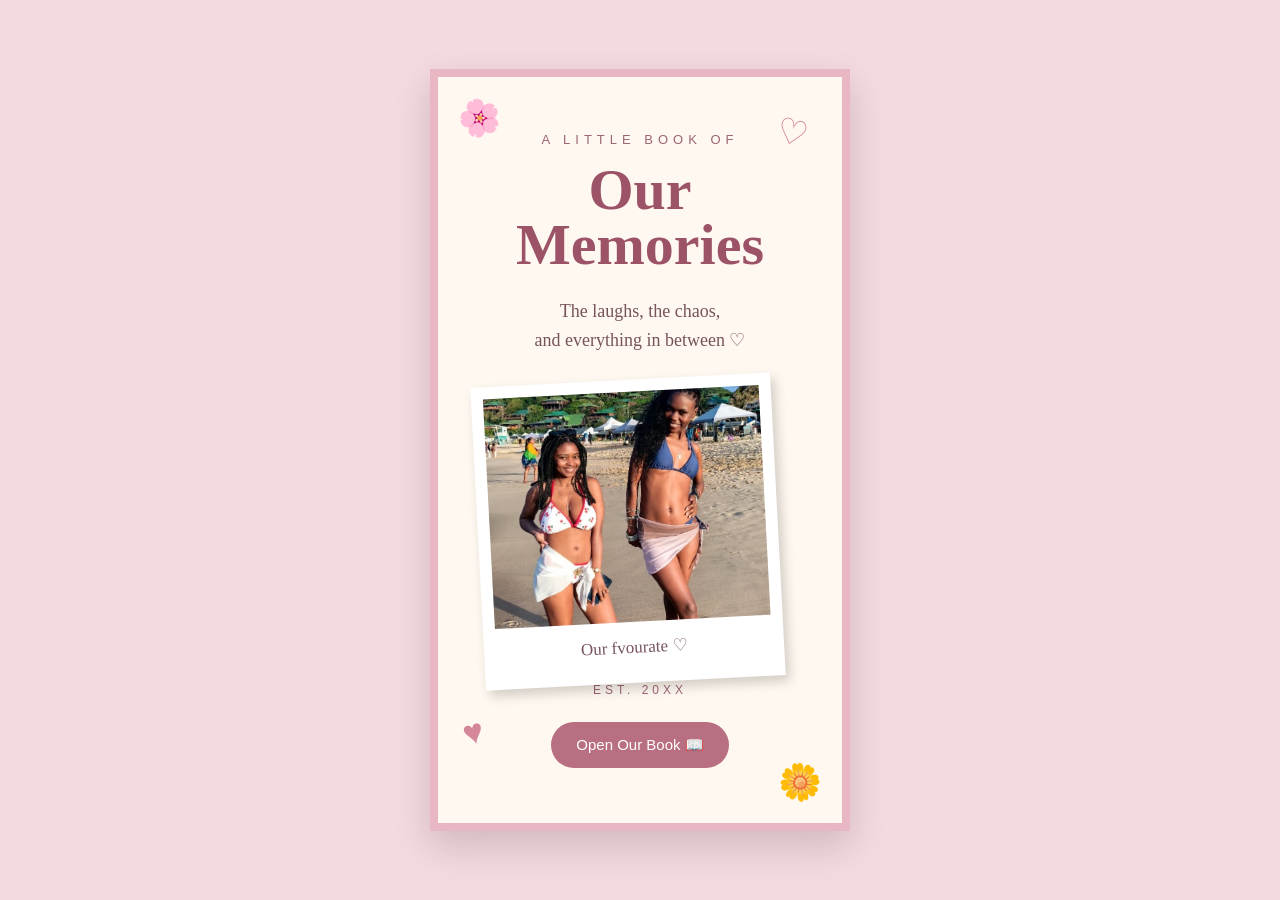
<file: index.html>
<!DOCTYPE html>
<html lang="en">
<head>
    <meta charset="UTF-8">
    <meta name="viewport" content="width=device-width, initial-scale=1.0">

    <title>Our Little Book of Memories</title>

    <link rel="stylesheet" href="style.css">
</head>

<body>

    <main class="scrapbook">

        <section class="cover">

            <div class="decor flower flower-one">🌸</div>
            <div class="decor flower flower-two">🌼</div>
            <div class="decor heart heart-one">♡</div>
            <div class="decor heart heart-two">♥</div>

            <p class="small-title">A LITTLE BOOK OF</p>

            <h1>Our<br>Memories</h1>

            <p class="subtitle">
                The laughs, the chaos,<br>
                and everything in between ♡
            </p>

            <div class="polaroid">

    <img src="images/meandyou.jpeg" alt="Our first memory">

    <p>
        Our fvourate ♡
    </p>

</div>

            <p class="year">EST. 20XX</p>

            <button id="openBook">
                Open Our Book 📖
            </button>

        </section>

    </main>

    <script src="script.js"></script>

</body>
</html>
</file>
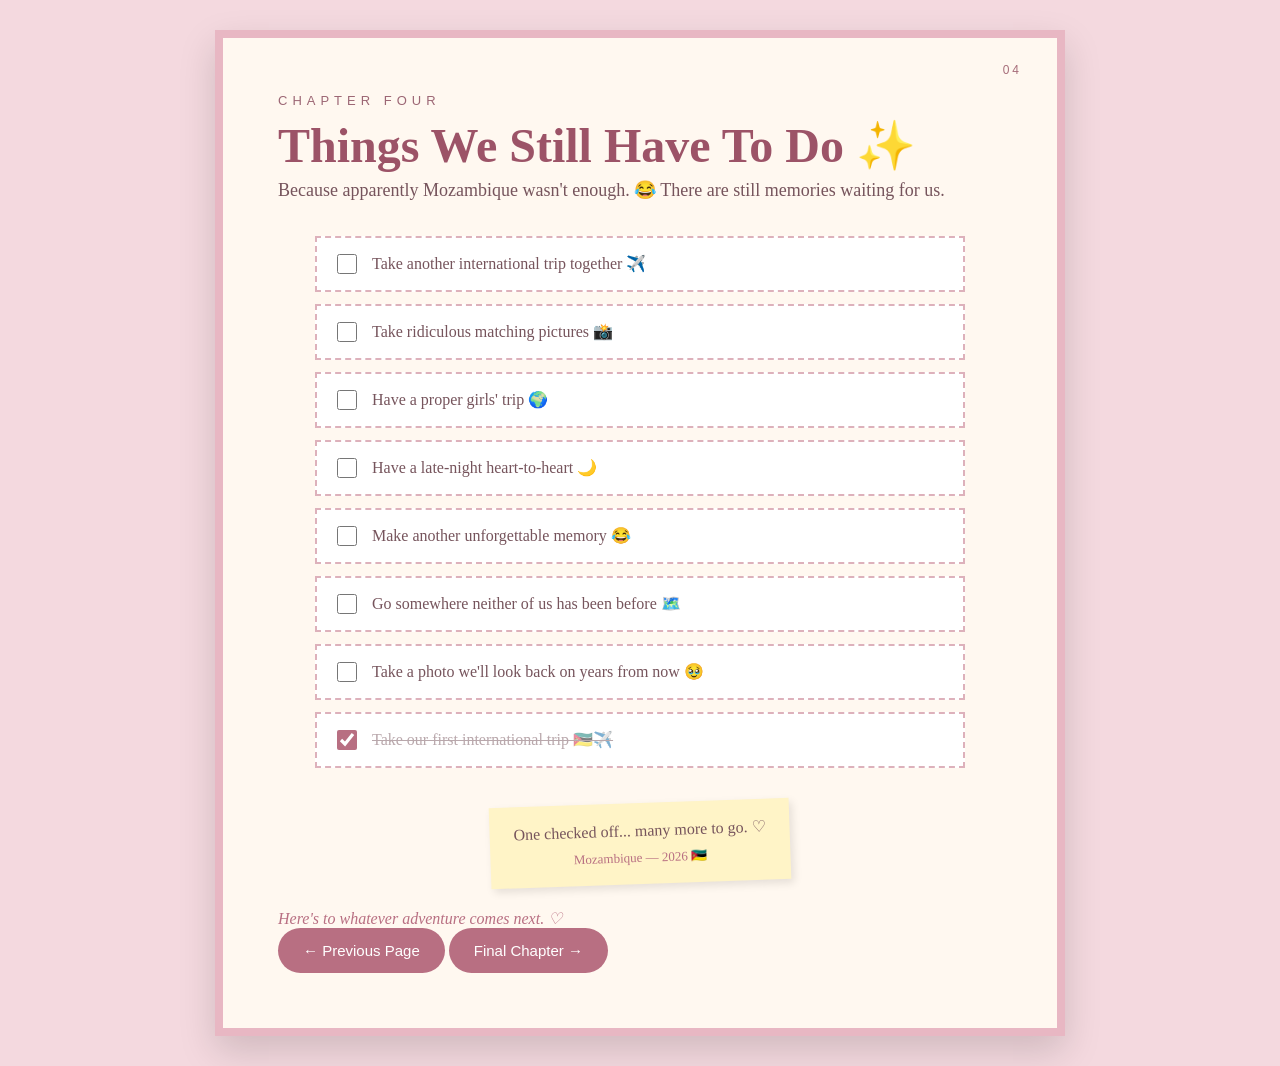
<file: bucket-list.html>
<!DOCTYPE html>
<html lang="en">

<head>
    <meta charset="UTF-8">
    <meta name="viewport" content="width=device-width, initial-scale=1.0">

    <title>Things We Still Have To Do</title>

    <link rel="stylesheet" href="style.css">
</head>

<body>

    <main class="scrapbook">

        <section class="memory-page">

            <p class="page-number">04</p>

            <p class="small-title">CHAPTER FOUR</p>

            <h1>Things We Still Have To Do ✨</h1>

            <p class="intro">
                Because apparently Mozambique wasn't enough. 😂
                There are still memories waiting for us.
            </p>


            <div class="bucket-list">

                <label class="bucket-item">
                    <input type="checkbox">
                    <span>Take another international trip together ✈️</span>
                </label>

                <label class="bucket-item">
                    <input type="checkbox">
                    <span>Take ridiculous matching pictures 📸</span>
                </label>

                <label class="bucket-item">
                    <input type="checkbox">
                    <span>Have a proper girls' trip 🌍</span>
                </label>

                <label class="bucket-item">
                    <input type="checkbox">
                    <span>Have a late-night heart-to-heart 🌙</span>
                </label>

                <label class="bucket-item">
                    <input type="checkbox">
                    <span>Make another unforgettable memory 😂</span>
                </label>

                <label class="bucket-item">
                    <input type="checkbox">
                    <span>Go somewhere neither of us has been before 🗺️</span>
                </label>

                <label class="bucket-item">
                    <input type="checkbox">
                    <span>Take a photo we'll look back on years from now 🥹</span>
                </label>

                <label class="bucket-item completed">
                    <input type="checkbox" checked>
                    <span>Take our first international trip 🇲🇿✈️</span>
                </label>

            </div>


            <div class="bucket-note">

                <p>
                    One checked off... many more to go. ♡
                </p>

                <span>
                    Mozambique — 2026 🇲🇿
                </span>

            </div>


            <p class="handwritten">
                Here's to whatever adventure comes next. ♡
            </p>


            <button onclick="window.location.href='our-friends.html'">
                ← Previous Page
            </button>

            <button onclick="window.location.href='final.html'">
                Final Chapter →
            </button>

        </section>

    </main>

</body>

</html>
</file>
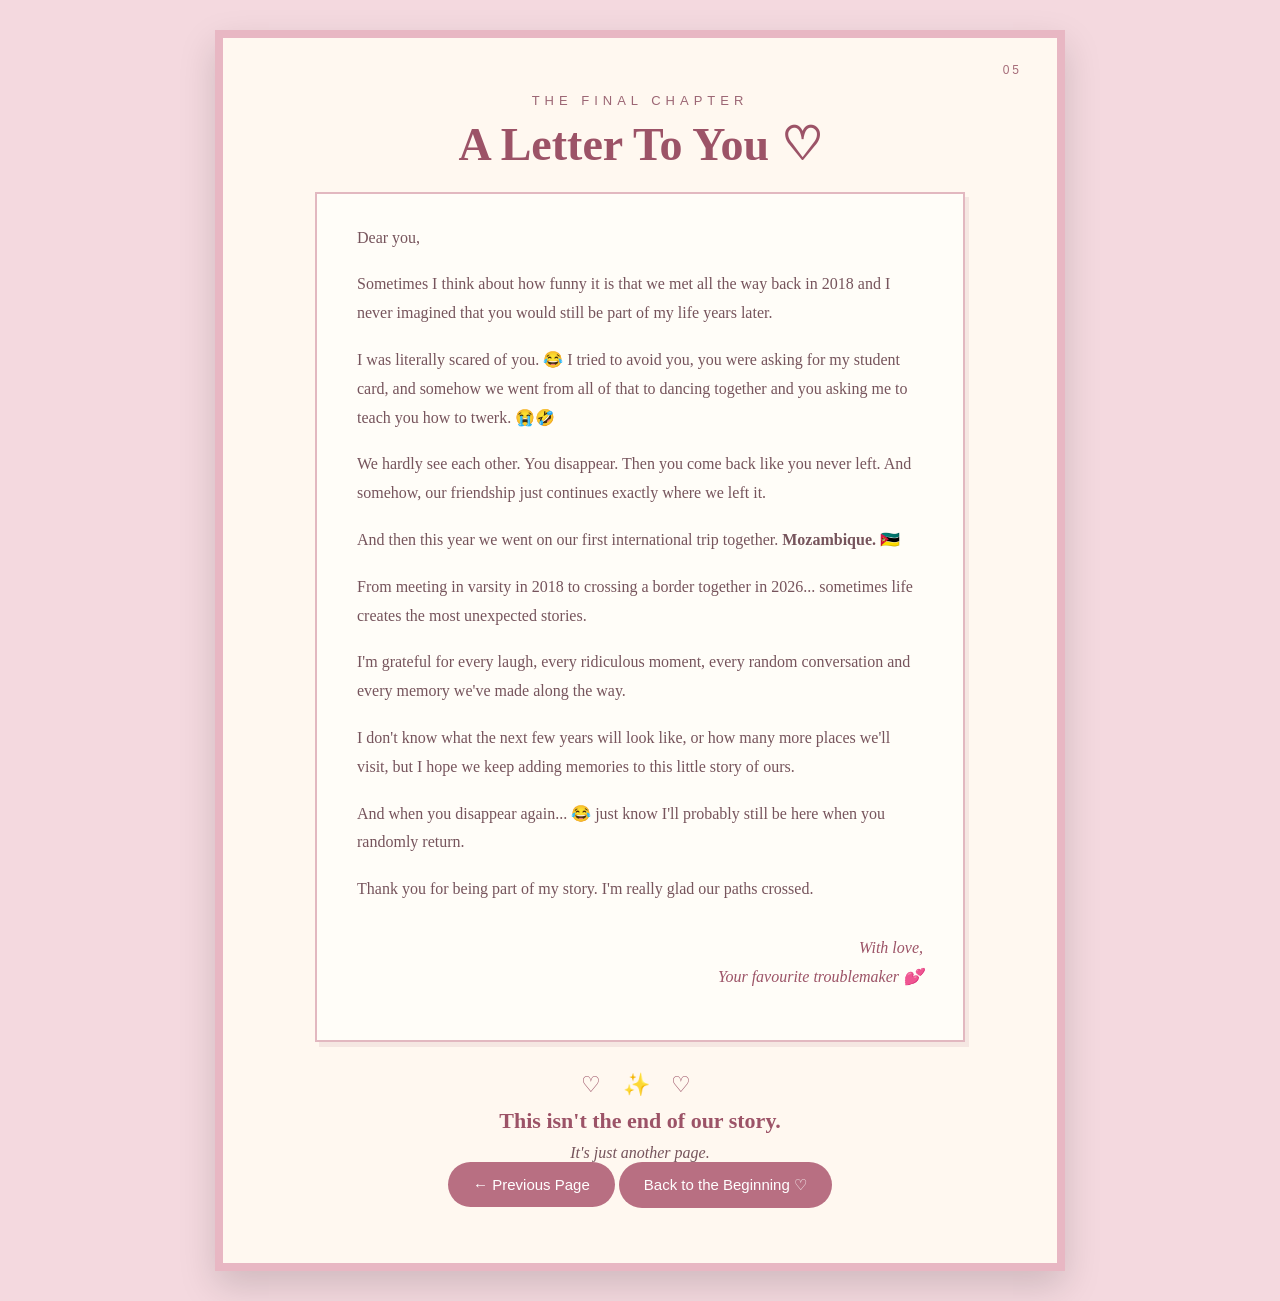
<file: final.html>
<!DOCTYPE html>
<html lang="en">

<head>
    <meta charset="UTF-8">
    <meta name="viewport" content="width=device-width, initial-scale=1.0">

    <title>A Letter To You</title>

    <link rel="stylesheet" href="style.css">
</head>

<body>

    <main class="scrapbook">

        <section class="letter-page">

            <p class="page-number">05</p>

            <p class="small-title">THE FINAL CHAPTER</p>

            <h1>A Letter To You ♡</h1>


            <div class="letter">

                <p>
                    Dear you,
                </p>

                <p>
                    Sometimes I think about how funny it is that
                    we met all the way back in 2018 and I never
                    imagined that you would still be part of my
                    life years later.
                </p>

                <p>
                    I was literally scared of you. 😂
                    I tried to avoid you, you were asking for my
                    student card, and somehow we went from all of
                    that to dancing together and you asking me
                    to teach you how to twerk. 😭🤣
                </p>

                <p>
                    We hardly see each other. You disappear.
                    Then you come back like you never left.
                    And somehow, our friendship just continues
                    exactly where we left it.
                </p>

                <p>
                    And then this year we went on our first
                    international trip together.
                    <strong>Mozambique. 🇲🇿</strong>
                </p>

                <p>
                    From meeting in varsity in 2018 to crossing
                    a border together in 2026...
                    sometimes life creates the most unexpected
                    stories.
                </p>

                <p>
                    I'm grateful for every laugh, every ridiculous
                    moment, every random conversation and every
                    memory we've made along the way.
                </p>

                <p>
                    I don't know what the next few years will look
                    like, or how many more places we'll visit,
                    but I hope we keep adding memories to this
                    little story of ours.
                </p>

                <p>
                    And when you disappear again... 😂
                    just know I'll probably still be here when
                    you randomly return.
                </p>

                <p>
                    Thank you for being part of my story.
                    I'm really glad our paths crossed.
                </p>


                <p class="signature">
                    With love,<br>
                    Your favourite troublemaker 💕
                </p>

            </div>


            <div class="final-message">

                <span>♡ ✨ ♡</span>

                <h2>
                    This isn't the end of our story.
                </h2>

                <p>
                    It's just another page.
                </p>

            </div>


            <button onclick="window.location.href='bucket-list.html'">
                ← Previous Page
            </button>

            <button onclick="window.location.href='index.html'">
                Back to the Beginning ♡
            </button>

        </section>

    </main>

</body>

</html>
</file>
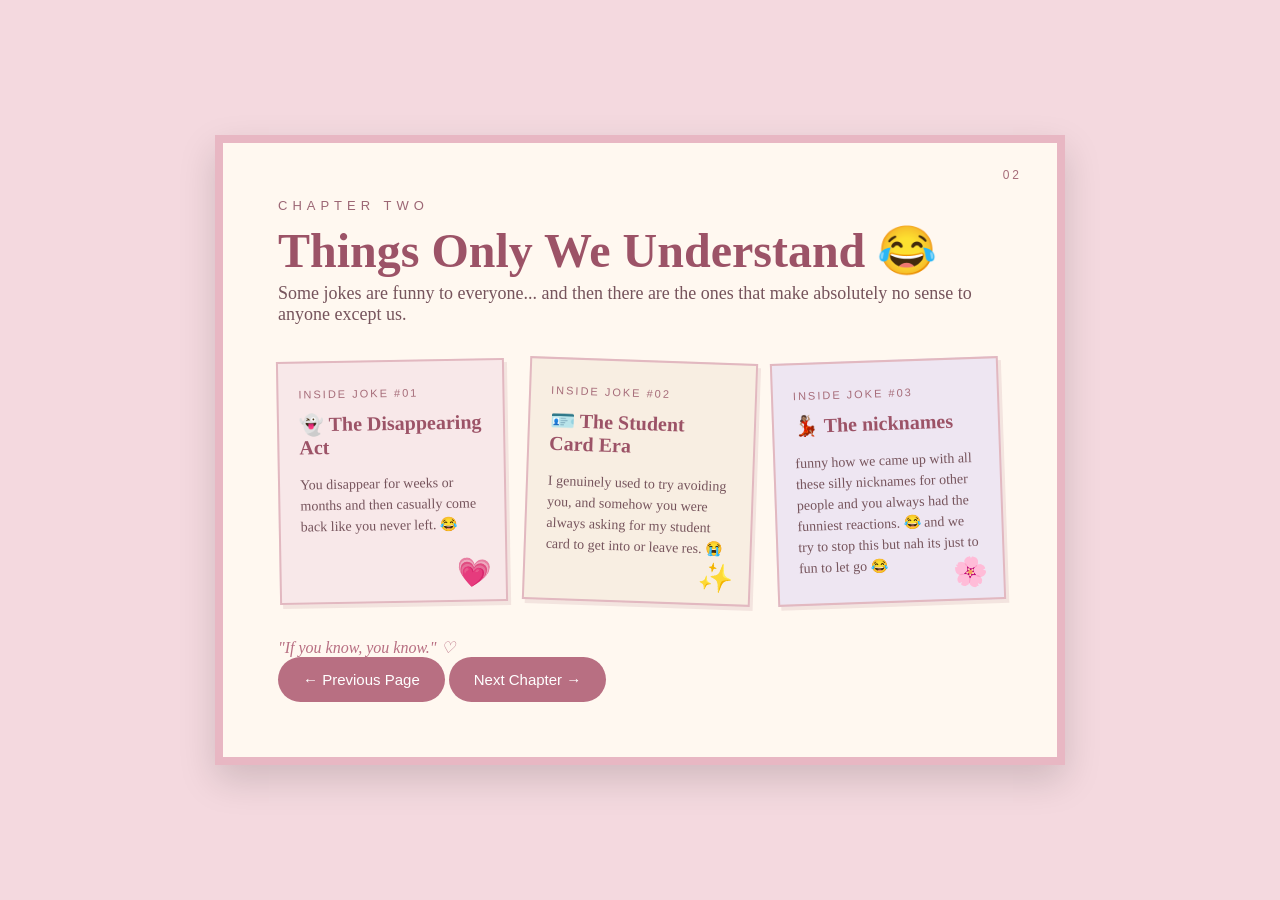
<file: inside-jokes.html>
<!DOCTYPE html>
<html lang="en">
<head>
    <meta charset="UTF-8">
    <meta name="viewport" content="width=device-width, initial-scale=1.0">
    <title>Inside Jokes</title>
    <link rel="stylesheet" href="style.css">
</head>

<body>

    <main class="scrapbook">

        <section class="memory-page">

            <p class="page-number">02</p>

            <p class="small-title">CHAPTER TWO</p>

            <h1>Things Only We Understand 😂</h1>

            <p class="intro">
                Some jokes are funny to everyone...
                and then there are the ones that make absolutely
                no sense to anyone except us.
            </p>

            <div class="jokes-container">

                <div class="joke">
                    <span class="joke-number">INSIDE JOKE #01</span>

                    

                   <h2>👻 The Disappearing Act</h2>

                <p>
                    You disappear for weeks or months and then
                    casually come back like you never left. 😂
                </p>

                    <span class="sticker">💗</span>
                </div>


                <div class="joke">
                    <span class="joke-number">INSIDE JOKE #02</span>

                    <h2>🪪 The Student Card Era</h2>

                    <p>
                        I genuinely used to try avoiding you,
                        and somehow you were always asking for my
                        student card to get into or leave res. 😭
                    </p>
                    <span class="sticker">✨</span>
                </div>


                <div class="joke">
                    <span class="joke-number">INSIDE JOKE #03</span>

                    <h2>💃🏽 The nicknames</h2>

                        <p>
                           funny how we came up with all these silly nicknames for other people
                           and you always had the funniest reactions. 😂
                           and we try to stop this but nah its just to fun to let go 😂
                        </p>

                    <span class="sticker">🌸</span>
                </div>

            </div>

            <p class="handwritten">
                "If you know, you know." ♡
            </p>

            <button onclick="window.location.href='memories.html'">
                ← Previous Page
            </button>

            <button onclick="window.location.href='our-friends.html'">
                Next Chapter →
            </button>

        </section>

    </main>

</body>
</html>
</file>
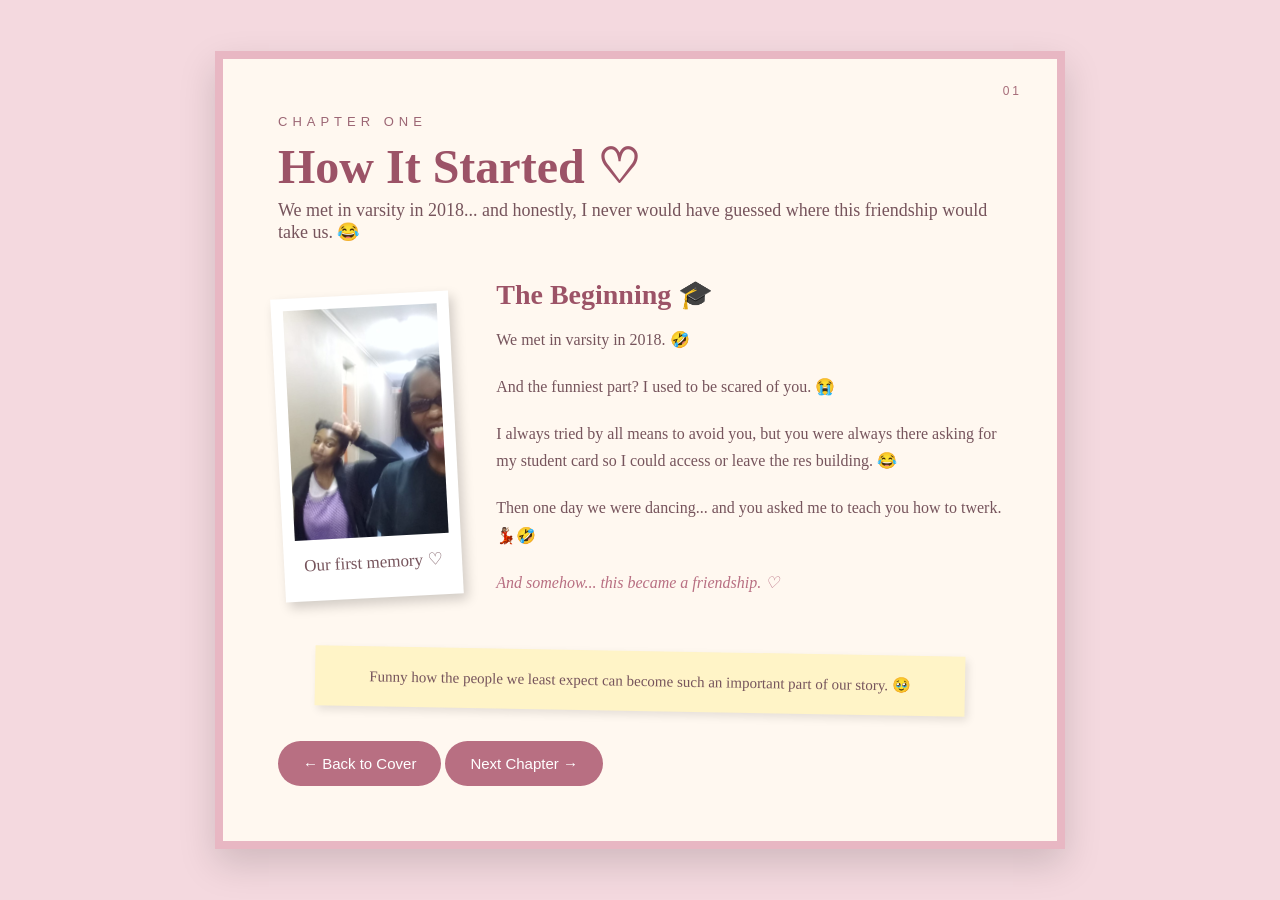
<file: memories.html>
<!DOCTYPE html>
<html lang="en">

<head>
    <meta charset="UTF-8">
    <meta name="viewport" content="width=device-width, initial-scale=1.0">

    <title>How It Started</title>

    <link rel="stylesheet" href="style.css">
</head>

<body>

    <main class="scrapbook">

        <section class="memory-page">

            <p class="page-number">01</p>

            <p class="small-title">CHAPTER ONE</p>

            <h1>How It Started ♡</h1>

            <p class="intro">
                We met in varsity in 2018...
                and honestly, I never would have guessed
                where this friendship would take us. 😂
            </p>


            <div class="memory-card">

                <div class="polaroid">

                    <img src="images/first-photo.jpg"
                         alt="Our first memory">

                    <p>
                        Our first memory ♡
                    </p>

                </div>


                <div class="memory-text">

                    <h2>The Beginning 🎓</h2>

                    <p>
                        We met in varsity in 2018. 🤣
                    </p>

                    <p>
                        And the funniest part?
                        I used to be scared of you. 😭
                    </p>

                    <p>
                        I always tried by all means to avoid you,
                        but you were always there asking for my
                        student card so I could access or leave
                        the res building. 😂
                    </p>

                    <p>
                        Then one day we were dancing...
                        and you asked me to teach you how to twerk. 💃🏽🤣
                    </p>

                    <p class="handwritten">
                        And somehow... this became a friendship. ♡
                    </p>

                </div>

            </div>


            <div class="memory-note">

                <p>
                    Funny how the people we least expect
                    can become such an important part of our story. 🥹
                </p>

            </div>


            <button onclick="window.location.href='index.html'">
                ← Back to Cover
            </button>

            <button onclick="window.location.href='inside-jokes.html'">
                Next Chapter →
            </button>

        </section>

    </main>

</body>

</html>
</file>
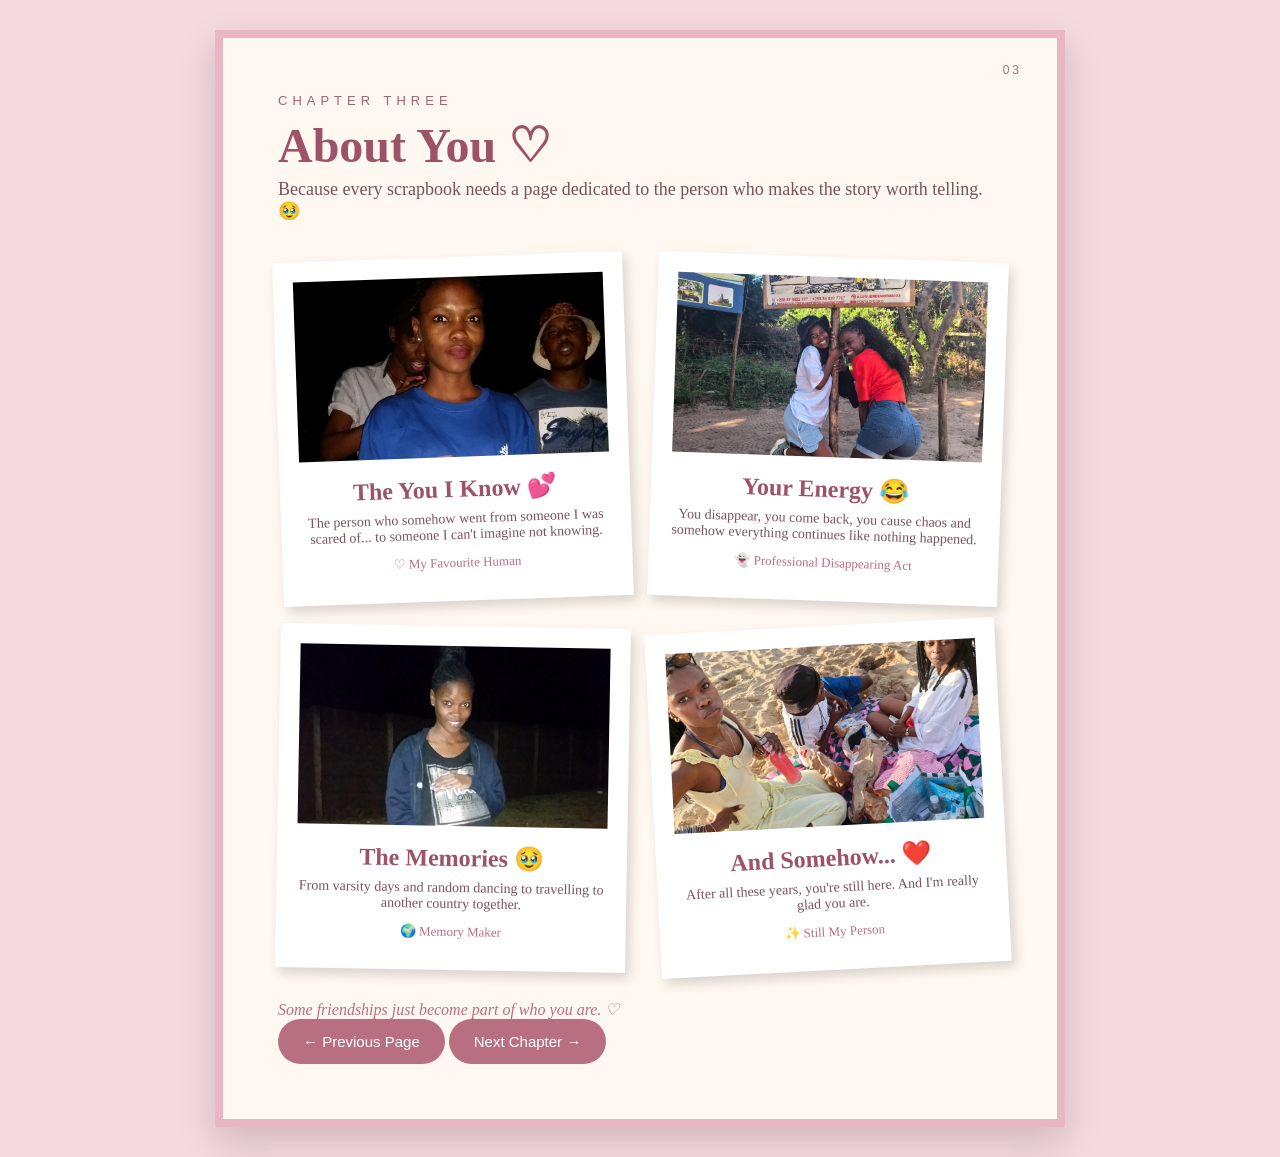
<file: our-friends.html>
<!DOCTYPE html>
<html lang="en">

<head>
    <meta charset="UTF-8">
    <meta name="viewport" content="width=device-width, initial-scale=1.0">

    <title>About You</title>

    <link rel="stylesheet" href="style.css">
</head>

<body>

    <main class="scrapbook">

        <section class="memory-page">

            <p class="page-number">03</p>

            <p class="small-title">CHAPTER THREE</p>

            <h1>About You ♡</h1>

            <p class="intro">
                Because every scrapbook needs a page dedicated
                to the person who makes the story worth telling. 🥹
            </p>


            <div class="friends-grid">


                <div class="friend-card">

                    <div class="friend-photo">
                        <img src="images/friend-one.jpg"
                             alt="A photo of you">
                    </div>

                    <h2>The You I Know 💕</h2>

                    <p>
                        The person who somehow went from
                        someone I was scared of...
                        to someone I can't imagine not knowing.
                    </p>

                    <span class="friend-title">
                        ♡ My Favourite Human
                    </span>

                </div>


                <div class="friend-card">

                    <div class="friend-photo">
                        <img src="images/friend-two.jpeg"
                             alt="A favourite photo">
                    </div>

                    <h2>Your Energy 😂</h2>

                    <p>
                        You disappear, you come back,
                        you cause chaos and somehow
                        everything continues like nothing happened.
                    </p>

                    <span class="friend-title">
                        👻 Professional Disappearing Act
                    </span>

                </div>


                <div class="friend-card">

                    <div class="friend-photo">
                        <img src="images/friend-three.jpg"
                             alt="A favourite memory">
                    </div>

                    <h2>The Memories 🥹</h2>

                    <p>
                        From varsity days and random dancing
                        to travelling to another country together.
                    </p>

                    <span class="friend-title">
                        🌍 Memory Maker
                    </span>

                </div>


                <div class="friend-card">

                    <div class="friend-photo">
                        <img src="images/friend-four.jpeg"
                             alt="A favourite moment">
                    </div>

                    <h2>And Somehow... ❤️</h2>

                    <p>
                        After all these years,
                        you're still here.
                        And I'm really glad you are.
                    </p>

                    <span class="friend-title">
                        ✨ Still My Person
                    </span>

                </div>


            </div>


            <p class="handwritten">
                Some friendships just become part of who you are. ♡
            </p>


            <button onclick="window.location.href='inside-jokes.html'">
                ← Previous Page
            </button>

            <button onclick="window.location.href='bucket-list.html'">
                Next Chapter →
            </button>

        </section>

    </main>

</body>

</html>
</file>
<file: style.css>
* {
    margin: 0;
    padding: 0;
    box-sizing: border-box;
}

html,
body {
    max-width: 100%;
    overflow-x: hidden;
}

body {
    min-height: 100vh;
    display: flex;
    justify-content: center;
    align-items: center;

    font-family: Georgia, "Times New Roman", serif;

    background: #f4d9df;
}

.scrapbook {
    width: 100%;
    min-height: 100vh;

    display: flex;
    justify-content: center;
    align-items: center;

    padding: 30px;
}

.cover {
    position: relative;

    width: min(100%, 420px);
    min-height: 650px;

    padding: 55px 40px;

    text-align: center;

    background: #fff8f0;

    border: 8px solid #e8b7c3;

    box-shadow:
        0 15px 35px rgba(0, 0, 0, 0.15);

    overflow: hidden;
}

.small-title {
    font-family: Arial, sans-serif;
    font-size: 13px;
    letter-spacing: 5px;

    color: #9c6674;

    margin-bottom: 15px;
}

h1 {
    font-size: 58px;
    line-height: 0.95;

    color: #9c5367;

    margin-bottom: 25px;
}

.subtitle {
    font-size: 18px;
    line-height: 1.6;

    color: #76545c;

    margin-bottom: 25px;
}

.photo-placeholder {
    width: 230px;
    height: 170px;

    margin: 0 auto 20px;

    display: flex;
    flex-direction: column;
    justify-content: center;
    align-items: center;

    background: #f5e4e5;

    border: 3px dashed #d69aa9;

    transform: rotate(-2deg);

    color: #a66c79;
}

.photo-placeholder span {
    font-size: 42px;
}

.photo-placeholder p {
    font-family: Arial, sans-serif;
    font-size: 13px;
    margin-top: 8px;
}

.year {
    font-family: Arial, sans-serif;

    font-size: 12px;
    letter-spacing: 4px;

    color: #9c6674;

    margin-bottom: 25px;
}

button {
    border: none;

    padding: 14px 25px;

    border-radius: 30px;

    background: #b86f82;
    color: white;

    font-size: 15px;

    cursor: pointer;

    transition: 0.3s;
}

button:hover {
    transform: scale(1.05);

    background: #9c5367;
}

.decor {
    position: absolute;

    pointer-events: none;
}

.flower {
    font-size: 35px;
}

.flower-one {
    top: 20px;
    left: 20px;

    transform: rotate(-20deg);
}

.flower-two {
    bottom: 20px;
    right: 20px;

    transform: rotate(15deg);
}

.heart {
    font-size: 35px;

    color: #d48799;
}

.heart-one {
    top: 35px;
    right: 35px;

    transform: rotate(15deg);
}

.heart-two {
    bottom: 70px;
    left: 25px;

    transform: rotate(-15deg);
}


.memory-page {
    position: relative;

    width: min(100%, 850px);
    min-height: 600px;

    padding: 55px;

    background: #fff8f0;

    border: 8px solid #e8b7c3;

    box-shadow:
        0 15px 35px rgba(0, 0, 0, 0.15);
}

.page-number {
    position: absolute;

    top: 25px;
    right: 35px;

    font-family: Arial, sans-serif;

    font-size: 12px;

    letter-spacing: 3px;

    color: #a66c79;
}

.memory-page h1 {
    font-size: 48px;

    margin-bottom: 10px;
}

.intro {
    color: #76545c;

    font-size: 18px;

    margin-bottom: 35px;
}

.memory-card {
    display: flex;

    gap: 40px;

    align-items: center;

    margin-bottom: 35px;
}

.memory-card .photo-placeholder {
    flex-shrink: 0;

    width: 300px;
    height: 230px;
}

.memory-text {
    text-align: left;
}

.memory-text h2 {
    color: #9c5367;

    font-size: 28px;

    margin-bottom: 15px;
}

.memory-text p {
    color: #76545c;

    line-height: 1.7;

    margin-bottom: 20px;
}

.handwritten {
    font-style: italic;

    color: #b86f82 !important;
}


.jokes-container {
    display: grid;

    grid-template-columns: repeat(3, 1fr);

    gap: 20px;

    margin: 35px 0;
}

.joke {
    position: relative;

    padding: 25px 20px;

    min-height: 190px;

    background: #f8e8e9;

    border: 2px solid #e2b8c0;

    box-shadow:
        3px 4px 0 rgba(156, 83, 103, 0.12);

    transform: rotate(-1deg);
}

.joke:nth-child(2) {
    transform: rotate(2deg);

    background: #f8eee2;
}

.joke:nth-child(3) {
    transform: rotate(-2deg);

    background: #eee6f2;
}

.joke-number {
    display: block;

    font-family: Arial, sans-serif;

    font-size: 11px;

    letter-spacing: 2px;

    color: #a66c79;

    margin-bottom: 12px;
}

.joke h2 {
    font-size: 20px;

    color: #9c5367;

    margin-bottom: 15px;
}

.joke p {
    color: #76545c;

    line-height: 1.5;

    font-size: 14px;
}

.navigation {
    display: flex;

    justify-content: space-between;

    margin-top: 25px;
}

.friends-grid {
    display: grid;

    grid-template-columns: repeat(2, 1fr);

    gap: 25px;

    margin: 30px 0;
}

.friend-card {
    padding: 20px;

    text-align: center;

    background: #fff;

    border: 2px solid #e2b8c0;

    box-shadow:
        3px 4px 0 rgba(156, 83, 103, 0.12);
}

.friend-photo {
    width: 120px;
    height: 120px;

    margin: 0 auto 15px;

    display: flex;

    justify-content: center;
    align-items: center;

    background: #f5e4e5;

    border-radius: 50%;

    font-size: 35px;

    border: 3px solid #e8b7c3;
}

.friend-card h2 {
    color: #9c5367;

    margin-bottom: 8px;
}

.friend-card p {
    color: #76545c;

    font-size: 14px;
}

.bucket-list {
    max-width: 650px;

    margin: 35px auto;
}

.bucket-item {
    display: flex;

    align-items: center;

    gap: 15px;

    padding: 16px 20px;

    margin-bottom: 12px;

    background: #fff;

    border: 2px dashed #ddb1bb;

    cursor: pointer;

    transition: 0.2s;
}

.bucket-item:hover {
    transform: translateX(6px);

    background: #fdf0f2;
}

.bucket-item input {
    width: 20px;
    height: 20px;

    accent-color: #b86f82;

    cursor: pointer;
}

.bucket-item span {
    color: #76545c;

    font-size: 16px;
}

.bucket-item input:checked + span {
    text-decoration: line-through;

    opacity: 0.5;
}

.letter-page {
    position: relative;

    width: min(100%, 850px);
    min-height: 650px;

    padding: 55px;

    background: #fff8f0;

    border: 8px solid #e8b7c3;

    box-shadow:
        0 15px 35px rgba(0, 0, 0, 0.15);

    text-align: center;
}

.letter-page h1 {
    font-size: 46px;

    margin-bottom: 25px;
}

.letter {
    max-width: 650px;

    margin: 0 auto;

    padding: 30px 40px;

    background: #fffdf8;

    border: 2px solid #e2b8c0;

    box-shadow:
        4px 5px 0 rgba(156, 83, 103, 0.10);

    text-align: left;
}

.letter p {
    color: #76545c;

    font-size: 16px;

    line-height: 1.8;

    margin-bottom: 18px;
}

.signature {
    margin-top: 30px;

    text-align: right;

    font-style: italic;

    color: #9c5367 !important;
}

.final-message {
    margin-top: 30px;

    color: #9c5367;
}

.final-message span {
    font-size: 22px;

    letter-spacing: 8px;
}

.final-message h2 {
    margin: 10px 0;

    font-size: 22px;
}

.final-message p {
    color: #76545c;

    font-style: italic;
}

.polaroid {
    width: 300px;

    padding: 12px 12px 25px;

    background: #ffffff;

    box-shadow:
        4px 6px 12px rgba(0, 0, 0, 0.18);

    transform: rotate(-3deg);

    transition: transform 0.3s ease;
}

.polaroid:hover {
    transform: rotate(0deg) scale(1.03);
}

.polaroid img {
    width: 100%;

    height: 230px;

    object-fit: cover;

    display: block;
}

.polaroid p {
    margin-top: 15px;

    margin-bottom: 0;

    text-align: center;

    font-family: "Comic Sans MS", cursive;

    font-size: 17px;

    color: #76545c;
}

.tape {
    position: absolute;

    width: 100px;
    height: 28px;

    background: rgba(238, 210, 160, 0.75);

    top: 125px;
    left: 160px;

    transform: rotate(-4deg);

    z-index: 5;

    opacity: 0.85;
}
.sticker {
    position: absolute;
    right: 15px;
    bottom: 10px;
    font-size: 28px;
    transform: rotate(8deg);
}

.friend-card {
    position: relative;
    padding: 20px 20px 30px;
    text-align: center;
    background: #fff;
    border: none;
    box-shadow: 4px 6px 12px rgba(0, 0, 0, 0.15);
    transform: rotate(-2deg);
    transition: transform 0.3s ease;
}

.friend-card:nth-child(2) {
    transform: rotate(2deg);
}

.friend-card:nth-child(3) {
    transform: rotate(1deg);
}

.friend-card:nth-child(4) {
    transform: rotate(-3deg);
}

.friend-card:hover {
    transform: rotate(0deg) scale(1.04);
    z-index: 2;
}

.friend-photo {
    width: 100%;
    height: 180px;
    margin-bottom: 18px;
    border-radius: 0;
    background: #f5e4e5;
    border: none;
    font-size: 40px;
}

.friend-card h2 {
    font-family: Georgia, "Times New Roman", serif;
    color: #9c5367;
    margin-bottom: 8px;
}

.friend-card p {
    color: #76545c;
    font-size: 14px;
    margin-bottom: 12px;
}

.friend-title {
    display: block;
    font-family: "Comic Sans MS", cursive;
    font-size: 13px;
    color: #b86f82;
}

.friend-photo img {
    width: 100%;
    height: 100%;
    object-fit: cover;
    display: block;
}
.memory-note {
    max-width: 650px;
    margin: 25px auto 30px;
    padding: 18px 25px;
    background: #fff4c7;
    box-shadow: 3px 4px 8px rgba(0, 0, 0, 0.10);
    transform: rotate(1deg);
    text-align: center;
}

.memory-note p {
    margin: 0;
    color: #76545c;
    font-family: "Comic Sans MS", cursive;
    font-size: 15px;
    line-height: 1.6;
}

.bucket-note {
    width: 300px;
    margin: 25px auto;
    padding: 18px 20px;
    background: #fff4c7;
    box-shadow: 3px 4px 8px rgba(0, 0, 0, 0.10);
    transform: rotate(-2deg);
    text-align: center;
}

.bucket-note p {
    color: #76545c;
    margin-bottom: 8px;
    font-family: "Comic Sans MS", cursive;
}

.bucket-note span {
    color: #b86f82;
    font-size: 13px;
}

@media (max-width: 768px) {
    body {
        display: block;
    }

    .scrapbook {
        padding: 16px;
        align-items: flex-start;
    }

    .cover,
    .memory-page,
    .letter-page {
        min-height: auto;
        padding: 36px 20px;
        border-width: 5px;
        overflow: hidden;
    }

    h1,
    .memory-page h1,
    .letter-page h1 {
        font-size: 36px;
        line-height: 1.05;
    }

    .subtitle,
    .intro,
    .letter p {
        font-size: 16px;
    }

    .memory-card {
        flex-direction: column;
        gap: 24px;
        align-items: center;
    }

    .memory-text {
        text-align: center;
    }

    .polaroid,
    .memory-card .photo-placeholder {
        width: 100%;
        max-width: 280px;
    }

    .polaroid img {
        height: 210px;
    }

    .tape {
        display: none;
    }

    .jokes-container,
    .friends-grid {
        grid-template-columns: 1fr;
    }

    .joke,
    .friend-card,
    .memory-note,
    .bucket-note,
    .polaroid {
        transform: none;
    }

    .polaroid:hover,
    .friend-card:hover {
        transform: none;
    }

    .navigation {
        flex-direction: column;
        gap: 12px;
    }

    .navigation button,
    .memory-page > button,
    .letter-page > button,
    .cover > button {
        width: 100%;
    }

    .memory-page > button + button,
    .letter-page > button + button,
    .cover > button + button {
        margin-top: 12px;
    }

    .letter {
        padding: 22px 18px;
    }

    .bucket-item {
        align-items: flex-start;
        padding: 14px 16px;
    }

    .bucket-item span {
        font-size: 15px;
    }

    .memory-note,
    .bucket-note {
        width: 100%;
        max-width: 100%;
        padding: 16px 18px;
    }

    .page-number {
        position: static;
        margin-bottom: 12px;
        text-align: right;
    }

    .small-title {
        letter-spacing: 3px;
    }
}
</file>
